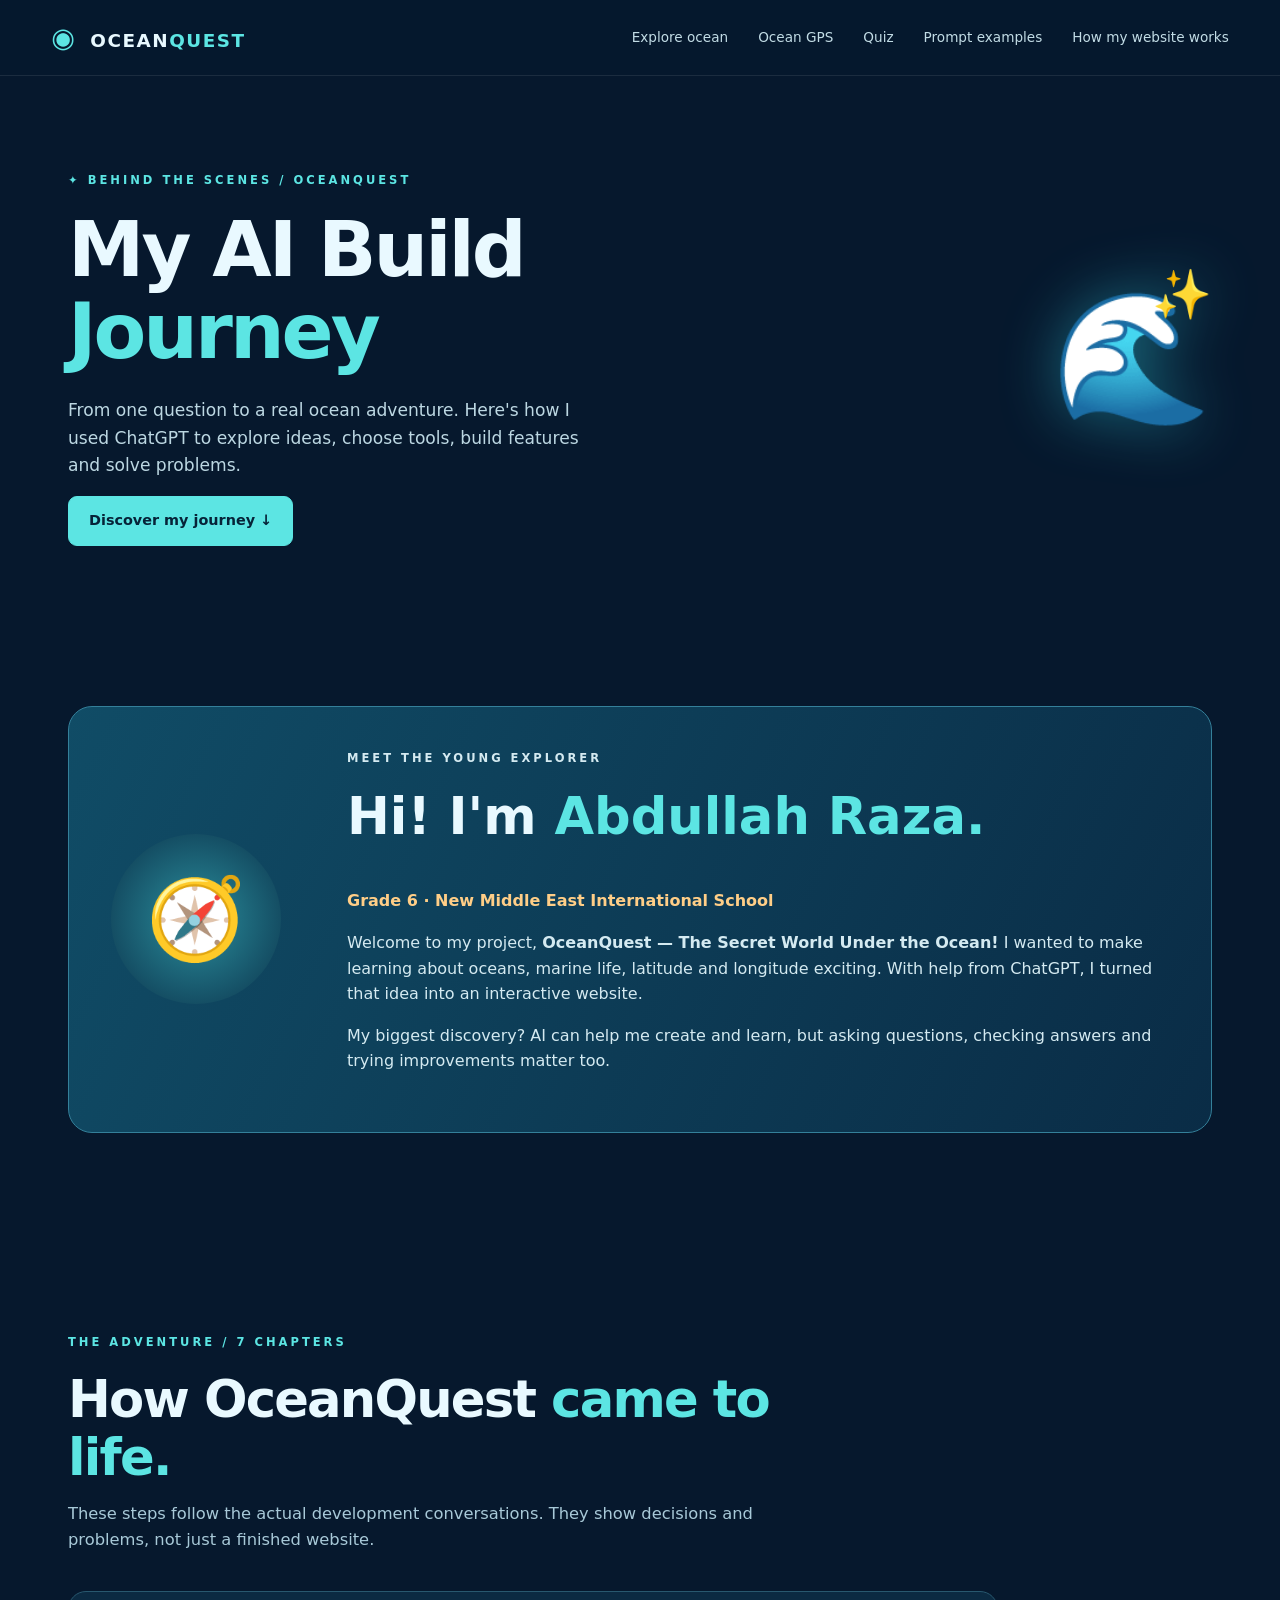
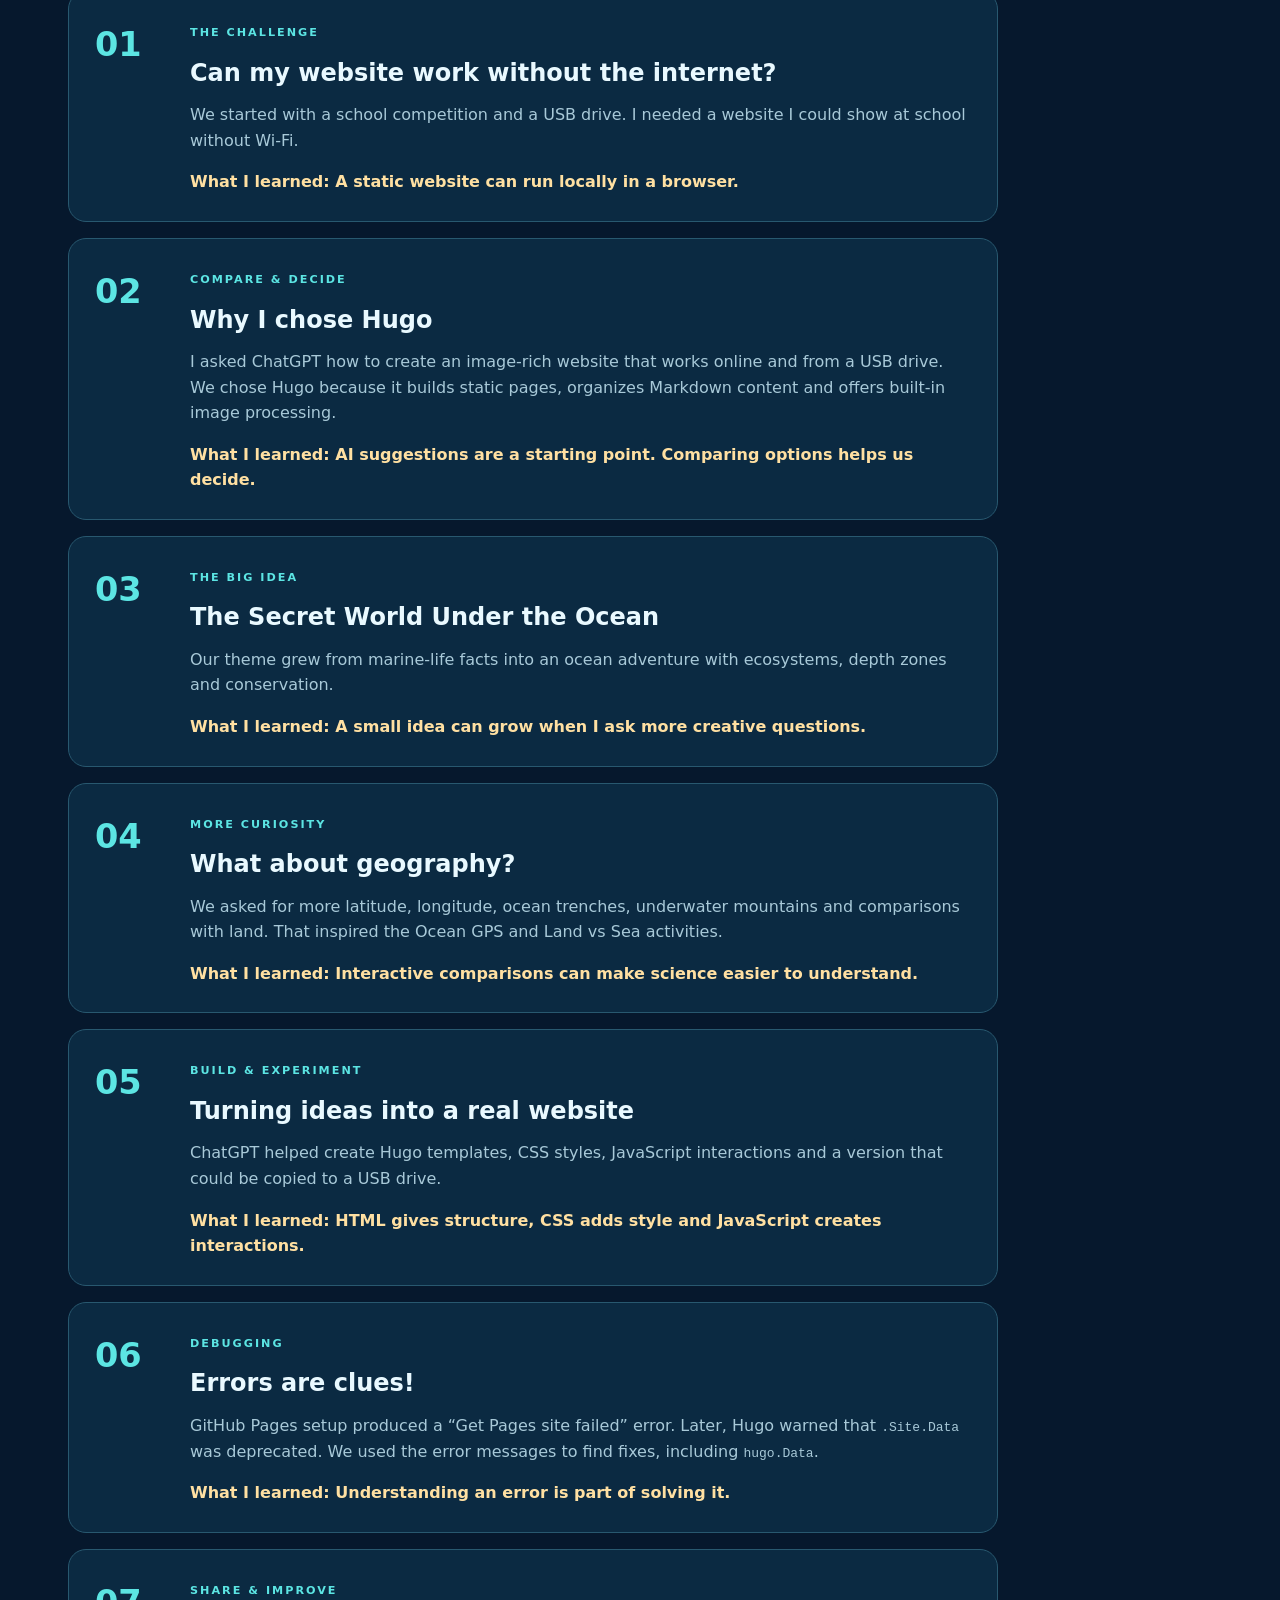
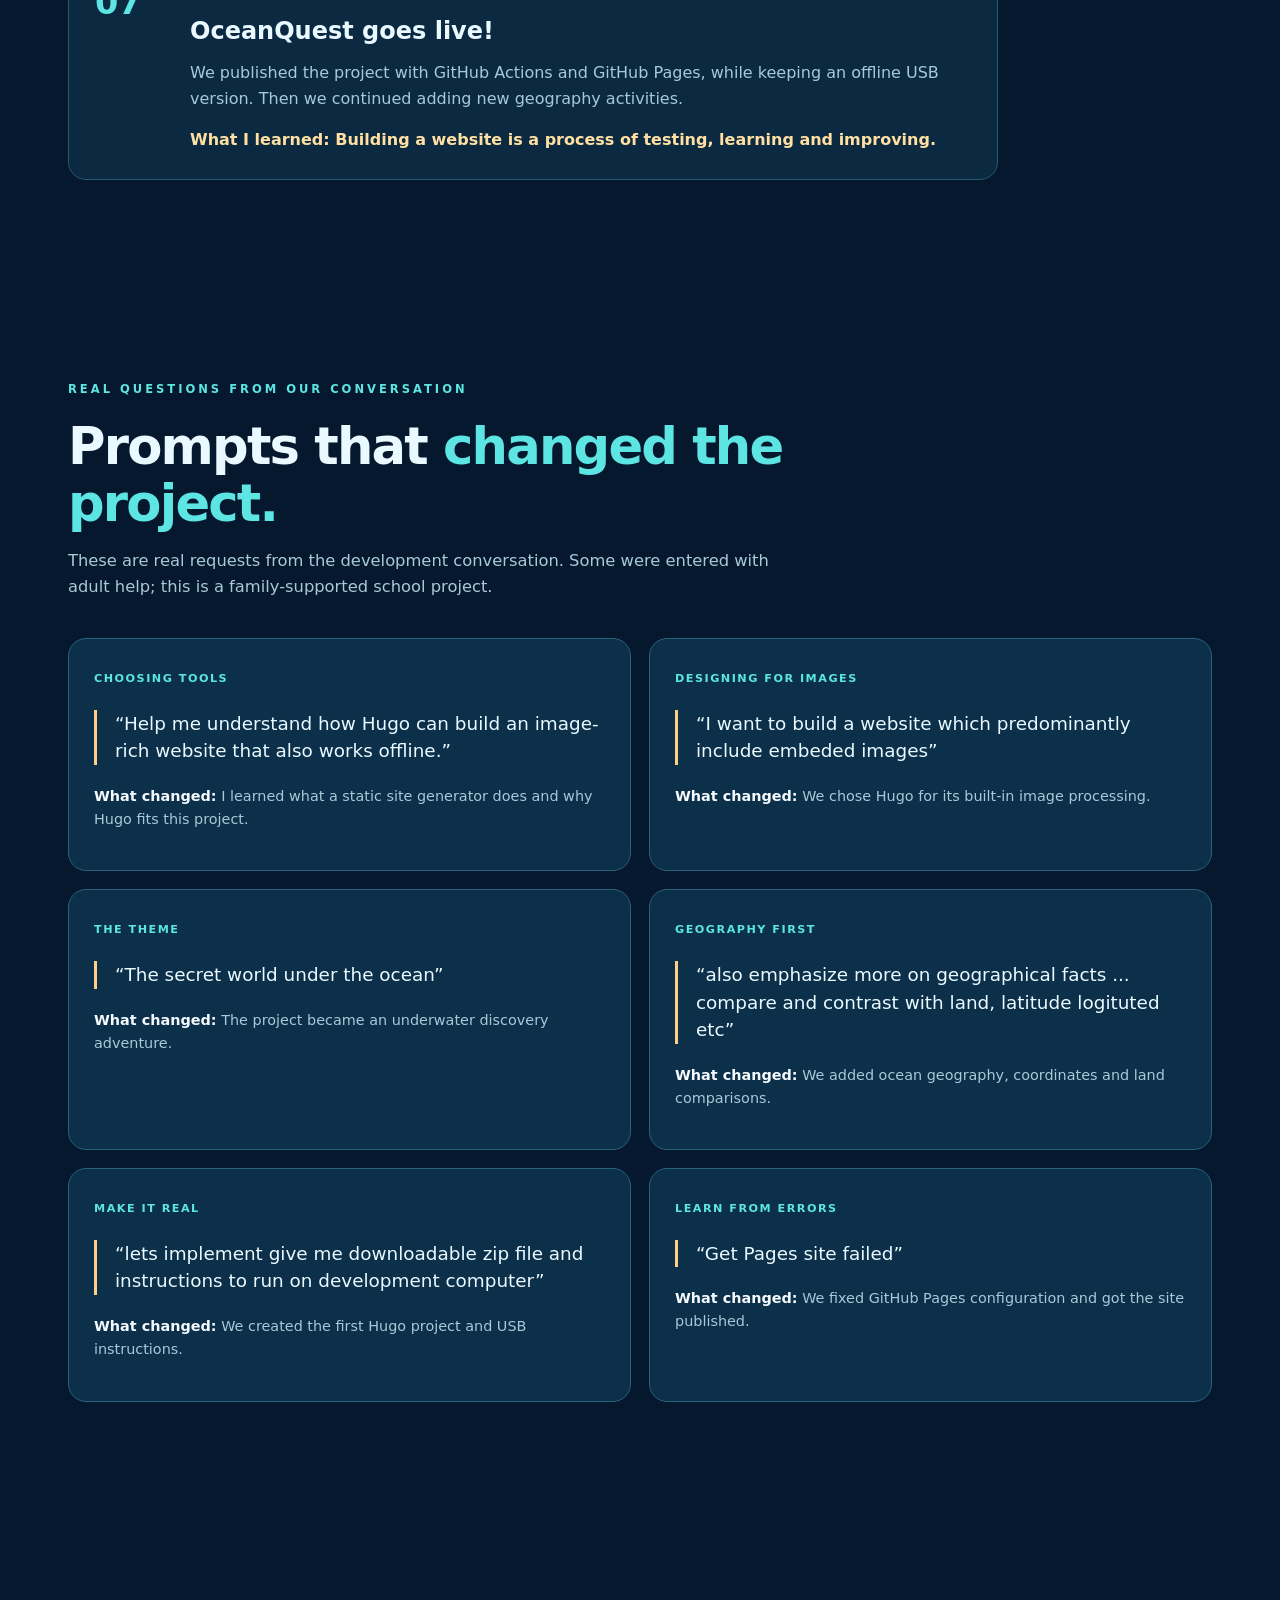
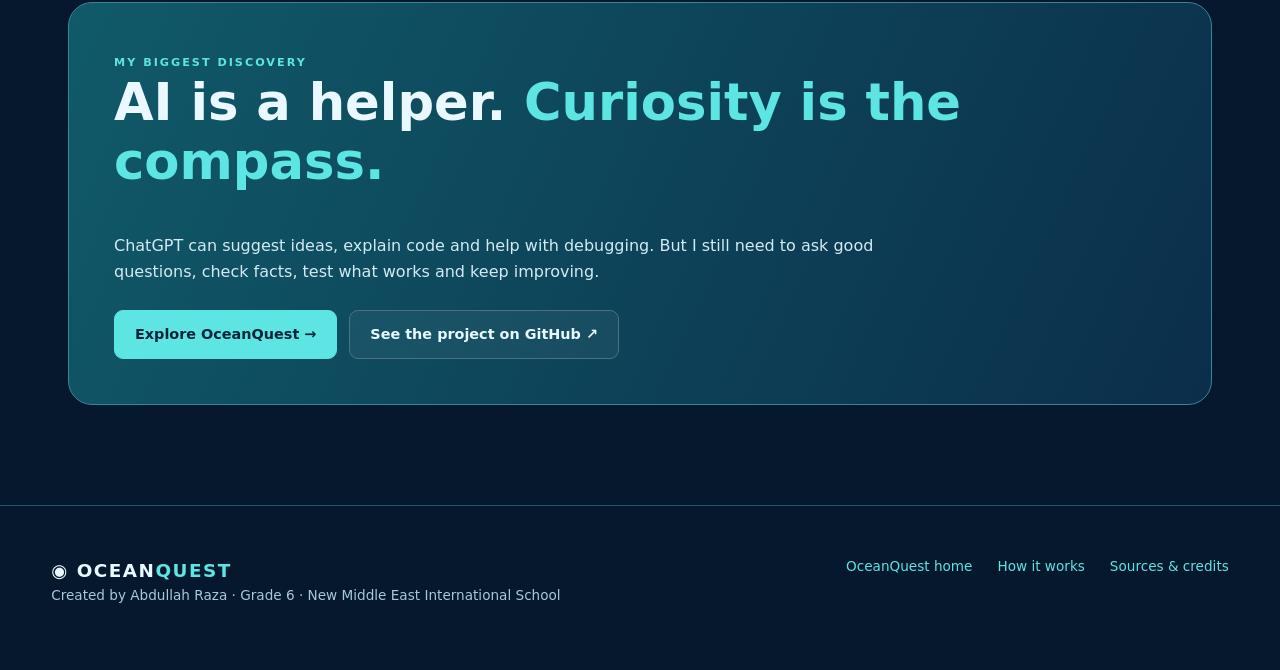
<file: static/ai-journey.html>
<!doctype html>
<html lang="en"><head><meta charset="utf-8"><meta name="viewport" content="width=device-width,initial-scale=1"><meta name="theme-color" content="#06182d"><meta name="description" content="Abdullah Raza's AI-assisted journey creating OceanQuest"><title>My AI Build Journey | OceanQuest</title><link rel="stylesheet" href="css/style.css"></head>
<body><a class="skip" href="#main">Skip to content</a><header class="topbar"><a class="brand" href="index.html#home"><span class="brand-icon">◉</span> OCEAN<span>QUEST</span></a><nav aria-label="Main navigation"><a href="index.html#explore">Explore ocean</a><a href="index.html#map">Ocean GPS</a><a href="index.html#challenge">Quiz</a><a href="#real-prompts">Prompt examples</a><a href="technology.html">How my website works</a></nav></header>
<main id="main"><section class="journey-hero"><div class="journey-hero-inner"><p class="eyebrow">✦ BEHIND THE SCENES / OCEANQUEST</p><h1>My AI Build <em>Journey</em></h1><p class="lead">From one question to a real ocean adventure. Here's how I used ChatGPT to explore ideas, choose tools, build features and solve problems.</p><a class="btn primary" href="#timeline">Discover my journey ↓</a></div><div class="journey-orb" aria-hidden="true">🌊<span>✨</span></div></section>
<section class="section" id="explorer"><div class="explorer-card"><div class="explorer-avatar" aria-hidden="true">🧭</div><div><p class="eyebrow">MEET THE YOUNG EXPLORER</p><h2>Hi! I'm <em>Abdullah Raza.</em></h2><p class="explorer-meta">Grade 6 · New Middle East International School</p><p>Welcome to my project, <strong>OceanQuest — The Secret World Under the Ocean!</strong> I wanted to make learning about oceans, marine life, latitude and longitude exciting. With help from ChatGPT, I turned that idea into an interactive website.</p><p>My biggest discovery? AI can help me create and learn, but asking questions, checking answers and trying improvements matter too.</p></div></div></section>
<section class="section" id="timeline"><div class="section-head"><p class="eyebrow">THE ADVENTURE / 7 CHAPTERS</p><h2>How OceanQuest <em>came to life.</em></h2><p>These steps follow the actual development conversations. They show decisions and problems, not just a finished website.</p></div><div class="journey-timeline">
<article class="journey-chapter"><span class="chapter-num">01</span><div><span class="mini-title">THE CHALLENGE</span><h3>Can my website work without the internet?</h3><p>We started with a school competition and a USB drive. I needed a website I could show at school without Wi-Fi.</p><p class="chapter-lesson">What I learned: A static website can run locally in a browser.</p></div></article>
<article class="journey-chapter"><span class="chapter-num">02</span><div><span class="mini-title">COMPARE &amp; DECIDE</span><h3>Why I chose Hugo</h3><p>I asked ChatGPT how to create an image-rich website that works online and from a USB drive. We chose Hugo because it builds static pages, organizes Markdown content and offers built-in image processing.</p><p class="chapter-lesson">What I learned: AI suggestions are a starting point. Comparing options helps us decide.</p></div></article>
<article class="journey-chapter"><span class="chapter-num">03</span><div><span class="mini-title">THE BIG IDEA</span><h3>The Secret World Under the Ocean</h3><p>Our theme grew from marine-life facts into an ocean adventure with ecosystems, depth zones and conservation.</p><p class="chapter-lesson">What I learned: A small idea can grow when I ask more creative questions.</p></div></article>
<article class="journey-chapter"><span class="chapter-num">04</span><div><span class="mini-title">MORE CURIOSITY</span><h3>What about geography?</h3><p>We asked for more latitude, longitude, ocean trenches, underwater mountains and comparisons with land. That inspired the Ocean GPS and Land vs Sea activities.</p><p class="chapter-lesson">What I learned: Interactive comparisons can make science easier to understand.</p></div></article>
<article class="journey-chapter"><span class="chapter-num">05</span><div><span class="mini-title">BUILD &amp; EXPERIMENT</span><h3>Turning ideas into a real website</h3><p>ChatGPT helped create Hugo templates, CSS styles, JavaScript interactions and a version that could be copied to a USB drive.</p><p class="chapter-lesson">What I learned: HTML gives structure, CSS adds style and JavaScript creates interactions.</p></div></article>
<article class="journey-chapter"><span class="chapter-num">06</span><div><span class="mini-title">DEBUGGING</span><h3>Errors are clues!</h3><p>GitHub Pages setup produced a “Get Pages site failed” error. Later, Hugo warned that <code>.Site.Data</code> was deprecated. We used the error messages to find fixes, including <code>hugo.Data</code>.</p><p class="chapter-lesson">What I learned: Understanding an error is part of solving it.</p></div></article>
<article class="journey-chapter"><span class="chapter-num">07</span><div><span class="mini-title">SHARE &amp; IMPROVE</span><h3>OceanQuest goes live!</h3><p>We published the project with GitHub Actions and GitHub Pages, while keeping an offline USB version. Then we continued adding new geography activities.</p><p class="chapter-lesson">What I learned: Building a website is a process of testing, learning and improving.</p></div></article>
</div></section>
<section class="section" id="real-prompts"><div class="section-head"><p class="eyebrow">REAL QUESTIONS FROM OUR CONVERSATION</p><h2>Prompts that <em>changed the project.</em></h2><p>These are real requests from the development conversation. Some were entered with adult help; this is a family-supported school project.</p></div><div class="prompt-grid">
<article class="prompt-card"><span>CHOOSING TOOLS</span><blockquote>“Help me understand how Hugo can build an image-rich website that also works offline.”</blockquote><p><strong>What changed:</strong> I learned what a static site generator does and why Hugo fits this project.</p></article>
<article class="prompt-card"><span>DESIGNING FOR IMAGES</span><blockquote>“I want to build a website which predominantly include embeded images”</blockquote><p><strong>What changed:</strong> We chose Hugo for its built-in image processing.</p></article>
<article class="prompt-card"><span>THE THEME</span><blockquote>“The secret world under the ocean”</blockquote><p><strong>What changed:</strong> The project became an underwater discovery adventure.</p></article>
<article class="prompt-card"><span>GEOGRAPHY FIRST</span><blockquote>“also emphasize more on geographical facts ... compare and contrast with land, latitude logituted etc”</blockquote><p><strong>What changed:</strong> We added ocean geography, coordinates and land comparisons.</p></article>
<article class="prompt-card"><span>MAKE IT REAL</span><blockquote>“lets implement give me downloadable zip file and instructions to run on development computer”</blockquote><p><strong>What changed:</strong> We created the first Hugo project and USB instructions.</p></article>
<article class="prompt-card"><span>LEARN FROM ERRORS</span><blockquote>“Get Pages site failed”</blockquote><p><strong>What changed:</strong> We fixed GitHub Pages configuration and got the site published.</p></article>
</div></section>
<section class="section"><div class="journey-takeaway"><span class="mini-title">MY BIGGEST DISCOVERY</span><h2>AI is a helper. <em>Curiosity is the compass.</em></h2><p>ChatGPT can suggest ideas, explain code and help with debugging. But I still need to ask good questions, check facts, test what works and keep improving.</p><div class="journey-actions"><a class="btn primary" href="index.html#explore">Explore OceanQuest →</a><a class="btn ghost" href="https://github.com/raza-abdullah/ocean-explorer" target="_blank" rel="noopener noreferrer">See the project on GitHub ↗</a></div></div></section>
</main><footer><div><a class="brand" href="index.html">◉ OCEAN<span>QUEST</span></a><p>Created by Abdullah Raza · Grade 6 · New Middle East International School</p></div><div class="footer-links"><a href="index.html">OceanQuest home</a><a href="technology.html">How it works</a><a href="sources.html">Sources &amp; credits</a></div></footer></body></html>
</file>
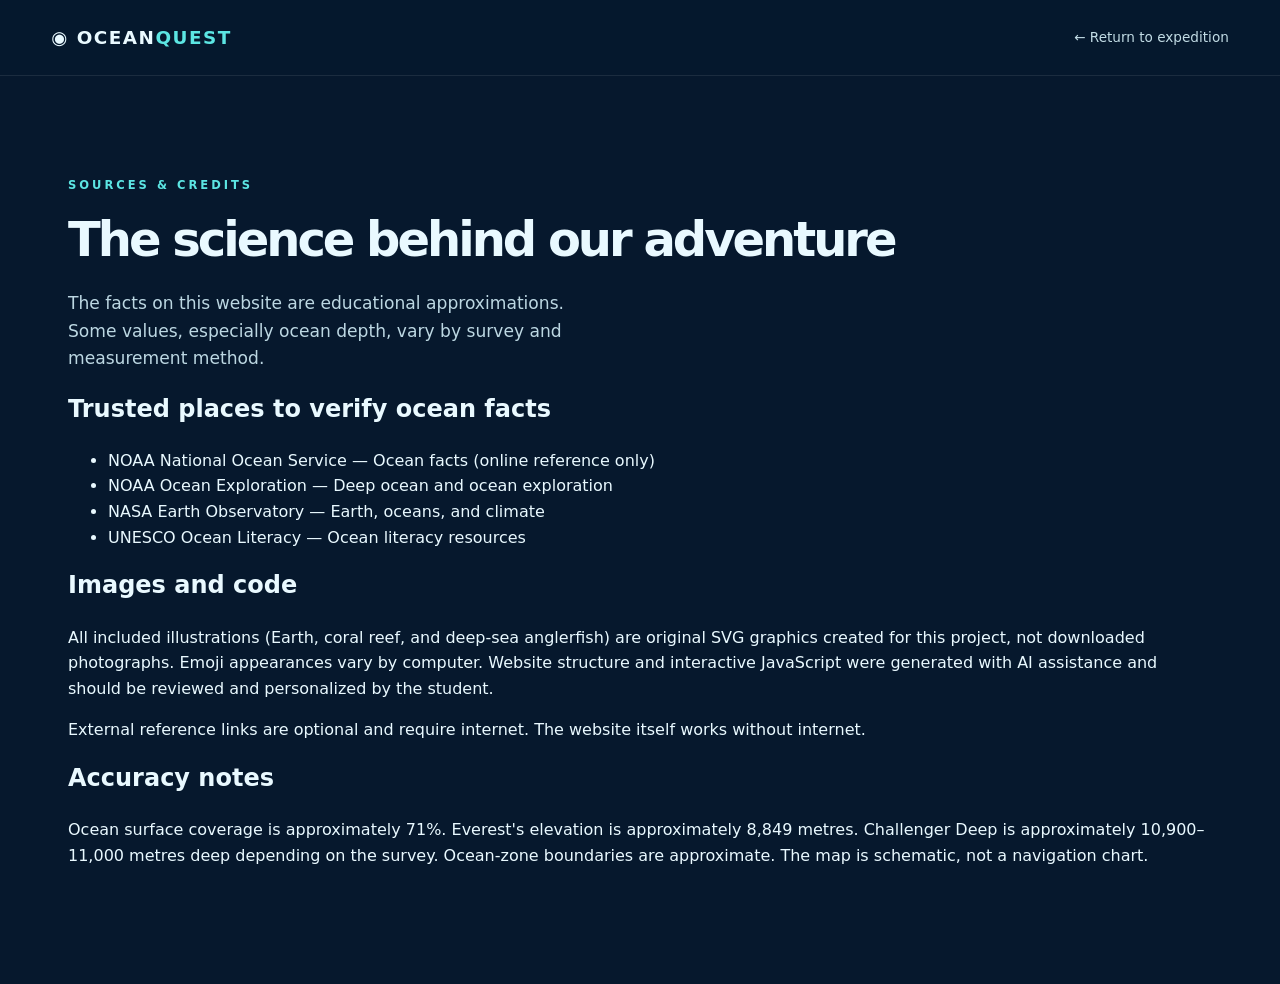
<file: static/sources.html>
<!doctype html><html lang="en"><head><meta charset="utf-8"><meta name="viewport" content="width=device-width,initial-scale=1"><title>Sources & Credits — OceanQuest</title><link rel="stylesheet" href="css/style.css"></head><body><header class="topbar"><a class="brand" href="index.html">◉ OCEAN<span>QUEST</span></a><nav><a href="index.html">← Return to expedition</a></nav></header><main class="section"><p class="eyebrow">SOURCES & CREDITS</p><h1 style="font-size:3rem">The science behind our adventure</h1><p class="lead">The facts on this website are educational approximations. Some values, especially ocean depth, vary by survey and measurement method.</p><h2>Trusted places to verify ocean facts</h2><ul><li>NOAA National Ocean Service — <a href="https://oceanservice.noaa.gov/facts/" target="_blank" rel="noopener">Ocean facts</a> (online reference only)</li><li>NOAA Ocean Exploration — <a href="https://oceanexplorer.noaa.gov/" target="_blank" rel="noopener">Deep ocean and ocean exploration</a></li><li>NASA Earth Observatory — <a href="https://earthobservatory.nasa.gov/" target="_blank" rel="noopener">Earth, oceans, and climate</a></li><li>UNESCO Ocean Literacy — <a href="https://oceanliteracy.unesco.org/" target="_blank" rel="noopener">Ocean literacy resources</a></li></ul><h2>Images and code</h2><p>All included illustrations (Earth, coral reef, and deep-sea anglerfish) are original SVG graphics created for this project, not downloaded photographs. Emoji appearances vary by computer. Website structure and interactive JavaScript were generated with AI assistance and should be reviewed and personalized by the student.</p><p>External reference links are optional and require internet. The website itself works without internet.</p><h2>Accuracy notes</h2><p>Ocean surface coverage is approximately 71%. Everest's elevation is approximately 8,849 metres. Challenger Deep is approximately 10,900–11,000 metres deep depending on the survey. Ocean-zone boundaries are approximate. The map is schematic, not a navigation chart.</p></main></body></html>
</file>
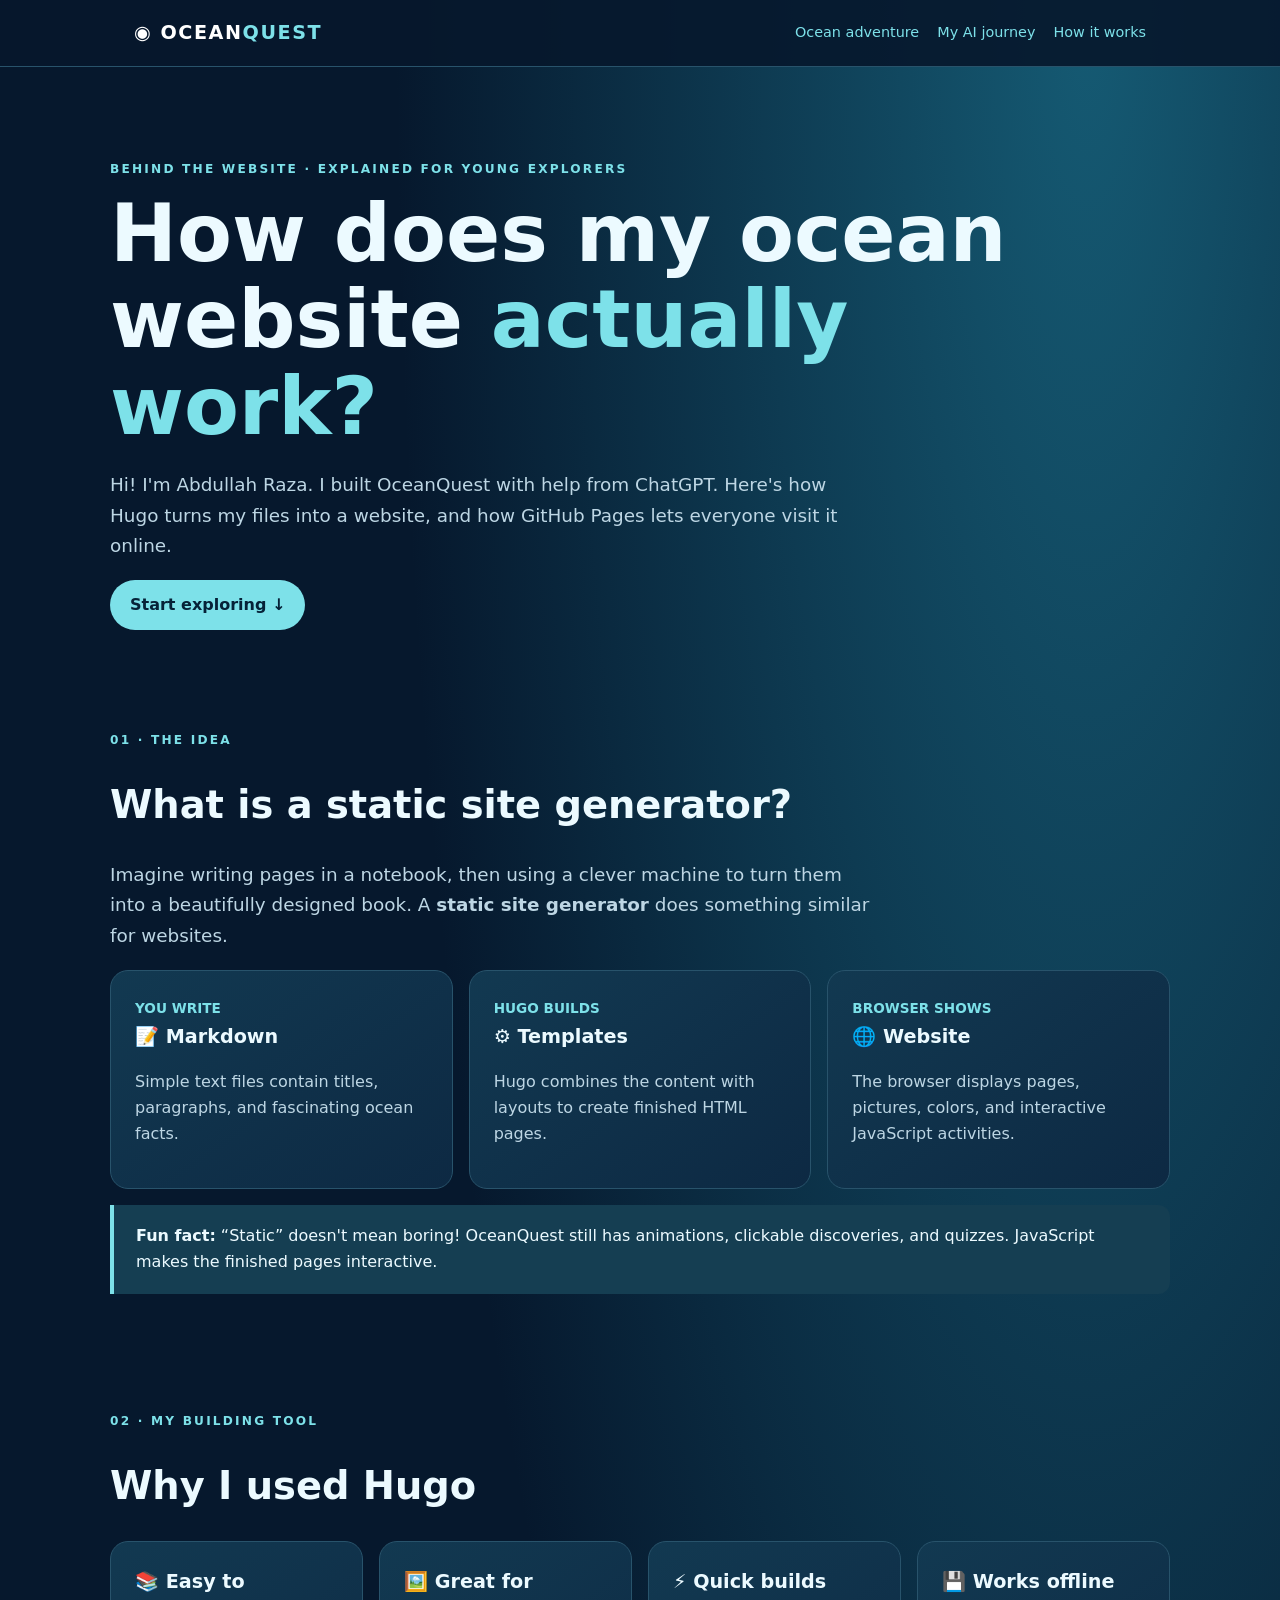
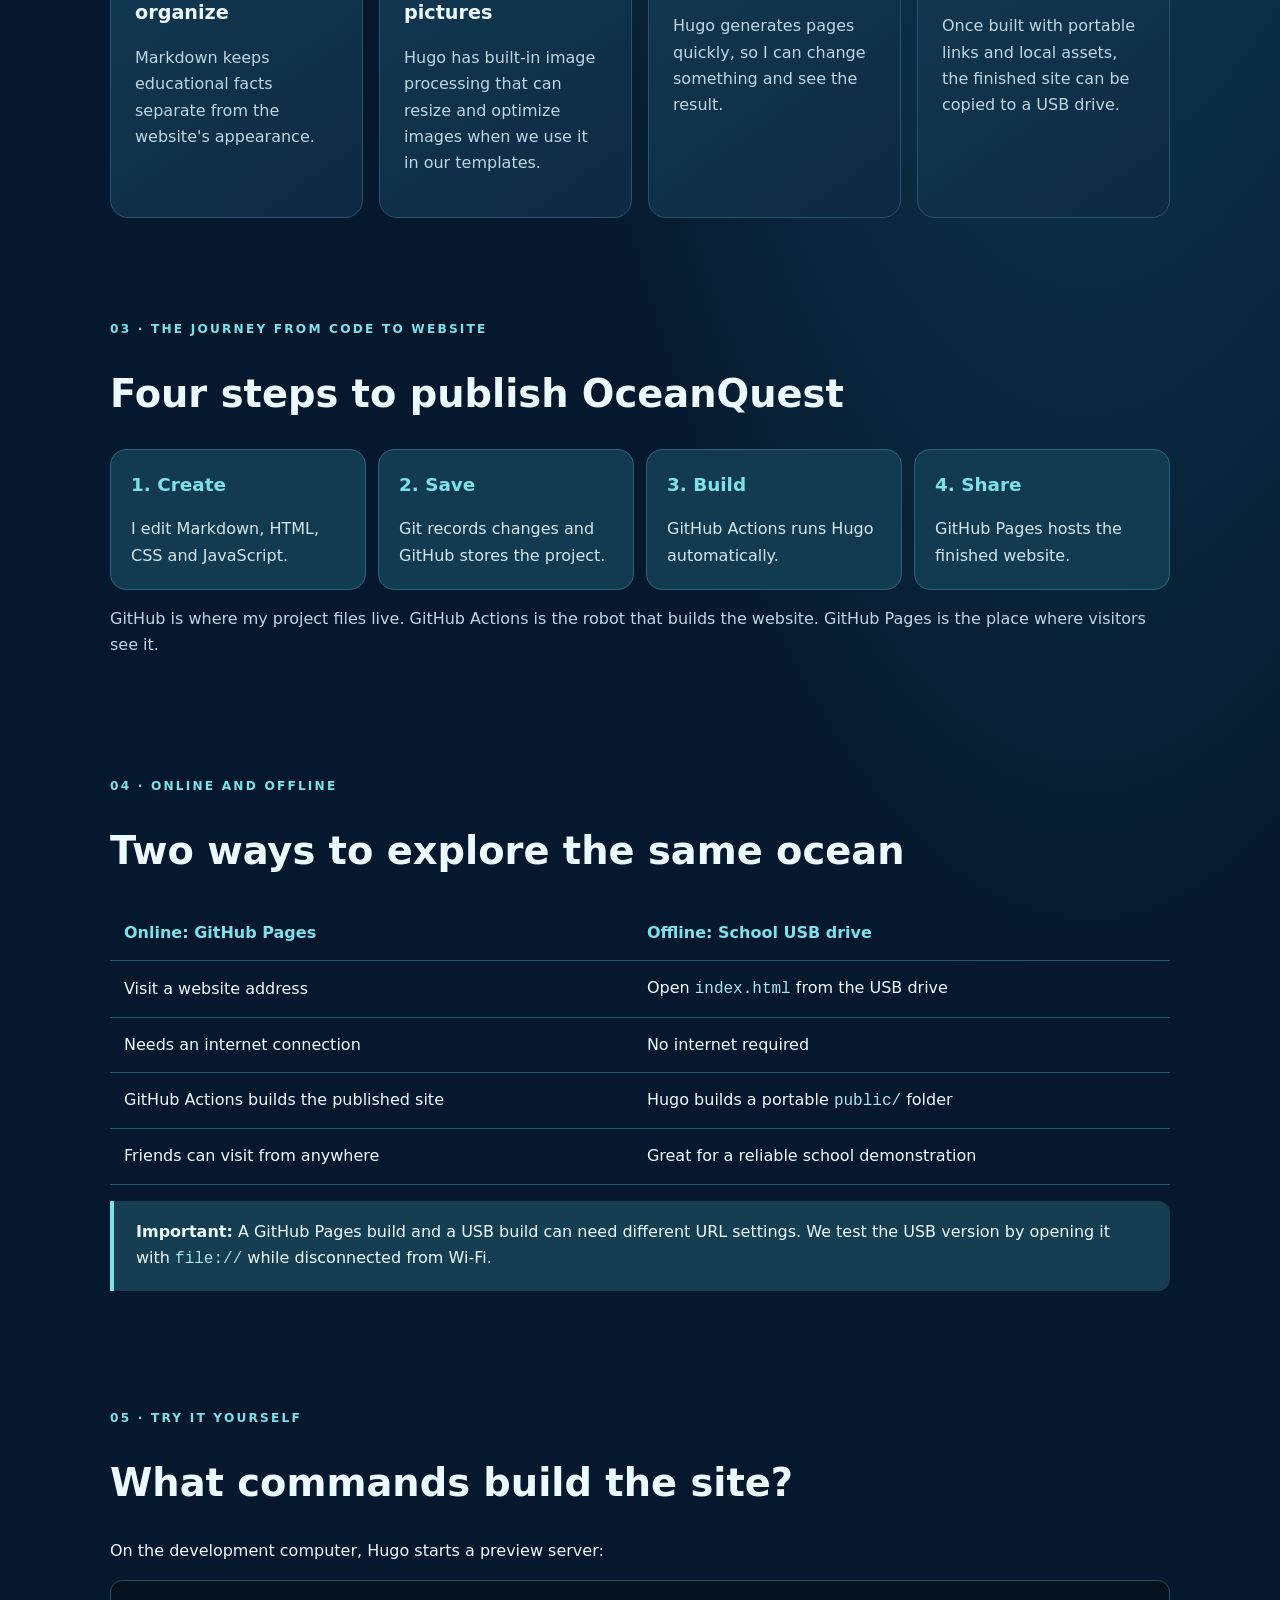
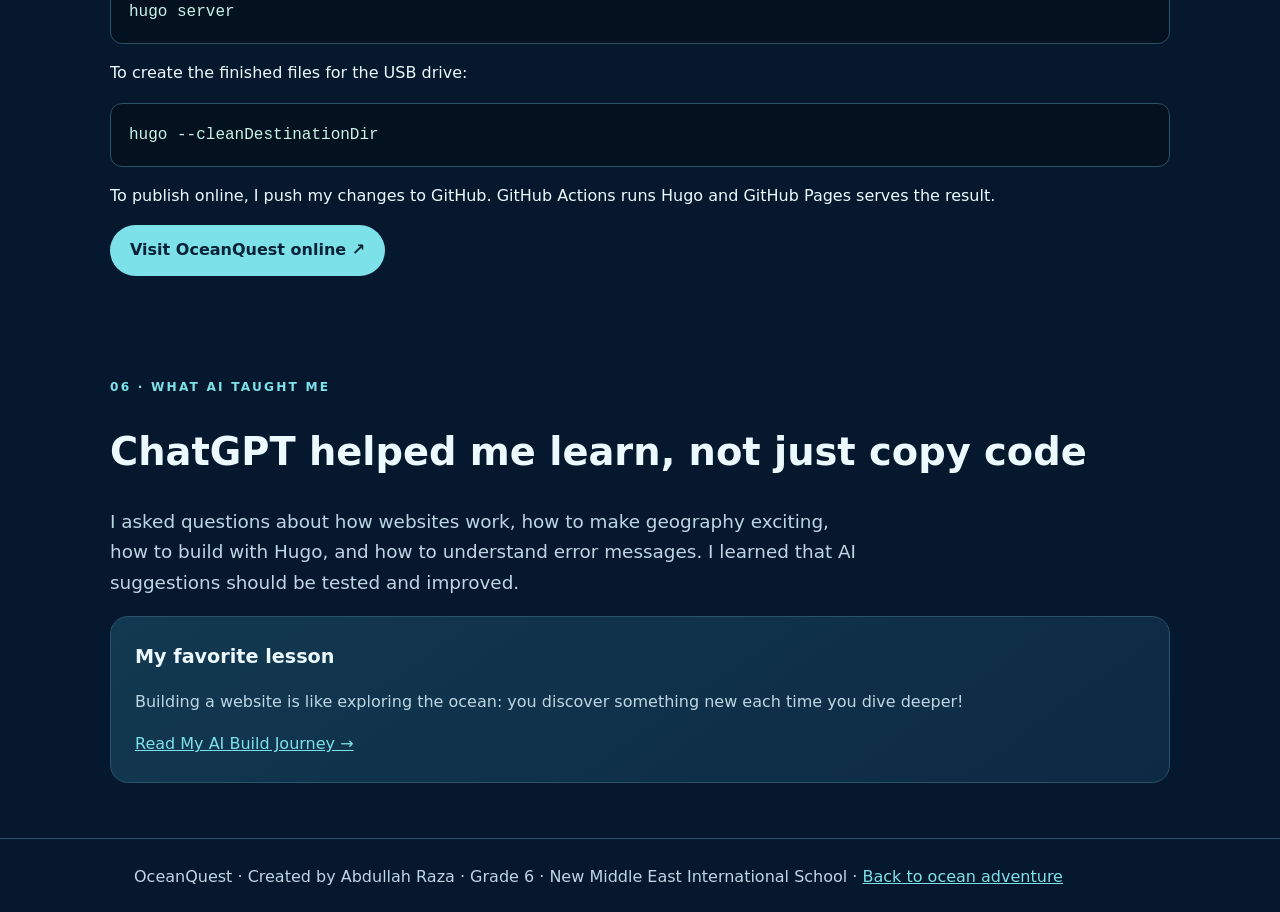
<file: static/technology.html>
<!doctype html>
<html lang="en">
<head>
<meta charset="utf-8"><meta name="viewport" content="width=device-width, initial-scale=1">
<meta name="description" content="How OceanQuest uses Hugo, a static site generator, GitHub Actions, and GitHub Pages to create a website that also works offline.">
<title>How My Website Works | OceanQuest</title>
<style>
:root{color-scheme:dark;--bg:#06182d;--panel:#102c46;--line:#28536b;--text:#ecfaff;--muted:#bdd6e4;--aqua:#7de1e9;--gold:#ffd581}*{box-sizing:border-box}html{scroll-behavior:smooth}body{margin:0;background:radial-gradient(ellipse at 85% 0,#155a73 0,transparent 45%),var(--bg);font:16px/1.65 system-ui,-apple-system,Segoe UI,sans-serif;color:var(--text)}a{color:var(--aqua)}a:focus-visible,button:focus-visible{outline:3px solid var(--gold);outline-offset:4px}.wrap{max-width:1060px;margin:auto;padding:0 24px}.top{border-bottom:1px solid var(--line);background:#06182de8}.top .wrap{display:flex;align-items:center;justify-content:space-between;gap:18px;padding-top:17px;padding-bottom:17px;flex-wrap:wrap}.brand{font-size:1.2rem;font-weight:900;letter-spacing:.08em;text-decoration:none;color:white}.brand span{color:var(--aqua)}nav{display:flex;gap:18px;flex-wrap:wrap}nav a{text-decoration:none;font-size:.9rem}.hero{padding:80px 0 54px}.eyebrow{color:var(--aqua);text-transform:uppercase;letter-spacing:.18em;font-weight:800;font-size:.76rem}h1{font-size:clamp(2.6rem,7vw,5rem);line-height:1.08;margin:12px 0 20px;max-width:900px}h2{font-size:clamp(1.7rem,4vw,2.4rem);line-height:1.2}h3{font-size:1.2rem;margin:0 0 10px}.lead{font-size:1.15rem;color:var(--muted);max-width:760px}.section{padding:34px 0 55px}.grid{display:grid;grid-template-columns:repeat(auto-fit,minmax(240px,1fr));gap:16px}.card{background:linear-gradient(145deg,#123951,#0d2943);border:1px solid var(--line);border-radius:18px;padding:24px}.card p,.muted{color:var(--muted)}.num{font-size:.85rem;color:var(--aqua);font-weight:800}.pipeline{display:grid;grid-template-columns:repeat(4,minmax(0,1fr));gap:12px}.step{border-radius:16px;background:#123b52;border:1px solid #28667a;padding:20px;min-width:0}.step strong{display:block;color:var(--aqua);font-size:1.15rem}.step p{margin-bottom:0;color:#d2e6ed}.code{background:#04121f;border:1px solid #2a5267;border-radius:12px;padding:18px;overflow:auto;color:#c9f3e8;white-space:pre-wrap;overflow-wrap:anywhere}code{color:#a9e6eb}.highlight{background:#153e52;border-left:4px solid var(--aqua);padding:18px 22px;border-radius:0 12px 12px 0}.button{display:inline-block;background:var(--aqua);color:#062238;padding:12px 20px;border-radius:999px;font-weight:800;text-decoration:none}.table-wrap{overflow-x:auto}table{border-collapse:collapse;width:100%;min-width:500px}th,td{padding:14px;text-align:left;border-bottom:1px solid var(--line)}th{color:var(--aqua)}footer{border-top:1px solid var(--line);padding:25px 0;color:var(--muted)}@media(max-width:700px){.pipeline{grid-template-columns:1fr 1fr}.hero{padding-top:48px}}@media(max-width:420px){.pipeline{grid-template-columns:1fr}}@media(prefers-reduced-motion:reduce){html{scroll-behavior:auto}}
</style>
</head>
<body>
<header class="top"><div class="wrap"><a class="brand" href="index.html">◉ OCEAN<span>QUEST</span></a><nav aria-label="Navigation"><a href="index.html">Ocean adventure</a><a href="ai-journey.html">My AI journey</a><a aria-current="page" href="technology.html">How it works</a></nav></div></header>
<main>
<section class="hero wrap"><p class="eyebrow">Behind the website · Explained for young explorers</p><h1>How does my ocean website <span style="color:var(--aqua)">actually work?</span></h1><p class="lead">Hi! I'm Abdullah Raza. I built OceanQuest with help from ChatGPT. Here's how Hugo turns my files into a website, and how GitHub Pages lets everyone visit it online.</p><a class="button" href="#generator">Start exploring ↓</a></section>
<section class="section wrap" id="generator"><p class="eyebrow">01 · The idea</p><h2>What is a static site generator?</h2><p class="lead">Imagine writing pages in a notebook, then using a clever machine to turn them into a beautifully designed book. A <strong>static site generator</strong> does something similar for websites.</p><div class="grid"><div class="card"><span class="num">YOU WRITE</span><h3>📝 Markdown</h3><p>Simple text files contain titles, paragraphs, and fascinating ocean facts.</p></div><div class="card"><span class="num">HUGO BUILDS</span><h3>⚙️ Templates</h3><p>Hugo combines the content with layouts to create finished HTML pages.</p></div><div class="card"><span class="num">BROWSER SHOWS</span><h3>🌐 Website</h3><p>The browser displays pages, pictures, colors, and interactive JavaScript activities.</p></div></div><p class="highlight"><strong>Fun fact:</strong> “Static” doesn't mean boring! OceanQuest still has animations, clickable discoveries, and quizzes. JavaScript makes the finished pages interactive.</p></section>
<section class="section wrap"><p class="eyebrow">02 · My building tool</p><h2>Why I used Hugo</h2><div class="grid"><div class="card"><h3>📚 Easy to organize</h3><p>Markdown keeps educational facts separate from the website's appearance.</p></div><div class="card"><h3>🖼️ Great for pictures</h3><p>Hugo has built-in image processing that can resize and optimize images when we use it in our templates.</p></div><div class="card"><h3>⚡ Quick builds</h3><p>Hugo generates pages quickly, so I can change something and see the result.</p></div><div class="card"><h3>💾 Works offline</h3><p>Once built with portable links and local assets, the finished site can be copied to a USB drive.</p></div></div></section>
<section class="section wrap"><p class="eyebrow">03 · The journey from code to website</p><h2>Four steps to publish OceanQuest</h2><div class="pipeline"><div class="step"><strong>1. Create</strong><p>I edit Markdown, HTML, CSS and JavaScript.</p></div><div class="step"><strong>2. Save</strong><p>Git records changes and GitHub stores the project.</p></div><div class="step"><strong>3. Build</strong><p>GitHub Actions runs Hugo automatically.</p></div><div class="step"><strong>4. Share</strong><p>GitHub Pages hosts the finished website.</p></div></div><p class="muted">GitHub is where my project files live. GitHub Actions is the robot that builds the website. GitHub Pages is the place where visitors see it.</p></section>
<section class="section wrap"><p class="eyebrow">04 · Online and offline</p><h2>Two ways to explore the same ocean</h2><div class="table-wrap"><table><thead><tr><th>Online: GitHub Pages</th><th>Offline: School USB drive</th></tr></thead><tbody><tr><td>Visit a website address</td><td>Open <code>index.html</code> from the USB drive</td></tr><tr><td>Needs an internet connection</td><td>No internet required</td></tr><tr><td>GitHub Actions builds the published site</td><td>Hugo builds a portable <code>public/</code> folder</td></tr><tr><td>Friends can visit from anywhere</td><td>Great for a reliable school demonstration</td></tr></tbody></table></div><p class="highlight"><strong>Important:</strong> A GitHub Pages build and a USB build can need different URL settings. We test the USB version by opening it with <code>file://</code> while disconnected from Wi-Fi.</p></section>
<section class="section wrap"><p class="eyebrow">05 · Try it yourself</p><h2>What commands build the site?</h2><p>On the development computer, Hugo starts a preview server:</p><pre class="code">hugo server</pre><p>To create the finished files for the USB drive:</p><pre class="code">hugo --cleanDestinationDir</pre><p>To publish online, I push my changes to GitHub. GitHub Actions runs Hugo and GitHub Pages serves the result.</p><a class="button" href="https://raza-abdullah.github.io/ocean-explorer/">Visit OceanQuest online ↗</a></section>
<section class="section wrap"><p class="eyebrow">06 · What AI taught me</p><h2>ChatGPT helped me learn, not just copy code</h2><p class="lead">I asked questions about how websites work, how to make geography exciting, how to build with Hugo, and how to understand error messages. I learned that AI suggestions should be tested and improved.</p><div class="card"><h3>My favorite lesson</h3><p>Building a website is like exploring the ocean: you discover something new each time you dive deeper!</p><a href="ai-journey.html">Read My AI Build Journey →</a></div></section>
</main><footer><div class="wrap">OceanQuest · Created by Abdullah Raza · Grade 6 · New Middle East International School · <a href="index.html">Back to ocean adventure</a></div></footer>
</body></html>
</file>
<file: static/css/style.css>
:root{--bg:#06182d;--panel:#0b2a42;--panel2:#0d3850;--text:#e9f9ff;--muted:#a8c9d8;--aqua:#5ce5e3;--gold:#ffce87;--border:#27536a}*{box-sizing:border-box}html{scroll-behavior:smooth}body{margin:0;background:var(--bg);color:var(--text);font-family:Inter,ui-sans-serif,system-ui,-apple-system,Segoe UI,sans-serif;line-height:1.6}button,select{font:inherit}button{cursor:pointer}a{color:inherit;text-decoration:none}a:focus-visible,button:focus-visible,input:focus-visible,select:focus-visible{outline:3px solid var(--gold);outline-offset:4px}.skip{position:absolute;top:-100px;left:20px;background:#fff;color:#000;padding:10px;z-index:100}.skip:focus{top:10px}.topbar{height:76px;display:flex;align-items:center;justify-content:space-between;padding:0 max(4vw,24px);border-bottom:1px solid #ffffff16;position:relative;z-index:5;background:#06182dee}.brand{font-weight:900;letter-spacing:1.5px;font-size:1.15rem;white-space:nowrap}.brand span:last-child{color:var(--aqua)}.brand-icon{color:var(--aqua);font-size:1.7rem;margin-right:6px}.topbar nav{display:flex;gap:30px}.topbar nav a,.sound{color:#c2dce5;font-size:.85rem}.topbar nav a:hover{color:var(--aqua)}.sound{background:#153a4e;border:1px solid #386075;border-radius:30px;padding:9px 15px}.hero{min-height:680px;position:relative;overflow:hidden;background:radial-gradient(ellipse at 80% 40%,#0d4d70 0%,#08263e 40%,#06182d 78%)}.hero:before{content:"";position:absolute;inset:0;background-image:radial-gradient(#6be5ed77 1px,transparent 1px);background-size:75px 75px;opacity:.25}.hero-inner{max-width:1200px;margin:auto;padding:90px 28px 120px;display:grid;grid-template-columns:1.15fr 1fr;align-items:center;gap:20px;position:relative}.eyebrow{font-size:.72rem;letter-spacing:3px;font-weight:800;color:var(--aqua);text-transform:uppercase;margin:0 0 20px}h1,h2,h3,p{margin-top:0}h1{font-size:clamp(3.3rem,6vw,6rem);line-height:1.06;letter-spacing:-3px;margin-bottom:25px}h1 em,h2 em{font-style:normal;color:var(--aqua)}.lead{max-width:530px;color:#bcd7e2;font-size:1.07rem}.actions{display:flex;gap:13px;flex-wrap:wrap;margin-top:30px}.btn{display:inline-flex;justify-content:center;align-items:center;padding:12px 20px;border-radius:9px;font-weight:750;border:1px solid #4c7180;transition:transform .2s,background .2s;font-size:.9rem}.btn:hover{transform:translateY(-2px)}.primary{background:var(--aqua);border-color:var(--aqua);color:#062338}.ghost{background:#ffffff0c;color:#e8faff}.hero-stats{display:flex;gap:35px;margin-top:58px}.hero-stats strong{display:block;color:#fff;font-size:1.55rem}.hero-stats small{display:block;color:#a3c7d3;font-size:.72rem;max-width:115px}.planet-wrap{position:relative}.planet{width:100%;filter:drop-shadow(0 0 30px #1bcde044);animation:float 8s ease-in-out infinite}.orbit-label{position:absolute;right:0;bottom:15%;background:#0e3e57d9;border:1px solid #31748c;border-radius:50px;padding:12px 16px;font-size:.65rem;letter-spacing:2px}.orbit-label span{color:var(--aqua)}.wave-line{height:20px;background:linear-gradient(90deg,transparent,#25bed17a,transparent);clip-path:polygon(0 60%,10% 20%,20% 60%,30% 30%,40% 70%,50% 30%,60% 60%,70% 20%,80% 70%,90% 30%,100% 60%,100% 100%,0 100%)}.section{max-width:1200px;margin:auto;padding:100px 28px}.section-head{max-width:740px;margin-bottom:38px}.section-head h2{font-size:clamp(2.25rem,4vw,3.7rem);line-height:1.12;letter-spacing:-1.8px;margin-bottom:15px}.section-head>p:last-child{color:var(--muted);font-size:1.02rem}.feature-grid{display:grid;grid-template-columns:1fr 1fr;gap:22px}.feature{position:relative;overflow:hidden;border:1px solid var(--border);border-radius:20px;min-height:320px;background:#092c46}.feature img{width:100%;height:340px;object-fit:cover;display:block}.feature-caption{position:absolute;inset:auto 0 0;padding:65px 28px 25px;background:linear-gradient(transparent,#06182dee)}.feature-caption span,.mini-title{font-size:.7rem;letter-spacing:2px;color:var(--aqua);font-weight:800}.feature-caption h3{font-size:1.6rem;margin:6px 0}.feature-caption p{color:#c6e2e9;font-size:.87rem;margin:0}.zone-app{display:grid;grid-template-columns:1.1fr 1fr;border:1px solid var(--border);border-radius:22px;overflow:hidden;background:#0b2a42}.zone-visual{min-height:430px;background:linear-gradient(#1c9fb6,#0c4d7c);position:relative;transition:background 500ms}.depth-meter{position:absolute;left:20px;top:25px;bottom:25px;display:flex;flex-direction:column;align-items:center;gap:12px;font-size:.58rem;letter-spacing:1px;color:#dbf7ff}.meter-track{height:100%;width:3px;background:#ffffff55;position:relative}.meter-track div{position:absolute;top:0;left:-6px;width:15px;height:15px;background:var(--gold);border-radius:50%;box-shadow:0 0 0 6px #ffe8aa44;transition:top .4s}.submarine{position:absolute;top:35%;left:44%;font-size:5rem;filter:drop-shadow(0 12px 25px #0007);animation:float 5s infinite}.zone-overlay{position:absolute;bottom:25px;left:75px}.zone-overlay span{font-size:.7rem;letter-spacing:2px}.zone-overlay h3{font-size:2rem;margin:7px 0}.zone-info{padding:42px;display:flex;flex-direction:column;justify-content:center}.zone-info h3{font-size:1.8rem;line-height:1.2;margin:14px 0}.zone-info p{color:var(--muted)}.pill-row{display:flex;flex-wrap:wrap;gap:8px;margin:20px 0}.pill{padding:7px 12px;border-radius:30px;background:#194b60;color:#d5f7fa;font-size:.76rem}.zone-controls{display:flex;gap:12px;margin-top:20px}.zone-controls button:disabled{opacity:.4;cursor:not-allowed}.zone-dots{display:flex;gap:10px;margin-top:28px}.zone-dots button{width:13px;height:13px;border:0;border-radius:50%;background:#456879;padding:0}.zone-dots button.active{background:var(--aqua)}.compare-card,.quiz-card{border:1px solid var(--border);background:#0b2a42;border-radius:20px;padding:38px}.compare-card label{display:block;color:var(--aqua);font-size:.8rem;font-weight:800;margin-bottom:10px}.compare-card select{background:#123e54;color:#fff;border:1px solid #407083;border-radius:8px;padding:12px;max-width:100%;width:400px}.compare-row{display:grid;gap:30px;margin:36px 0}.compare-label{display:flex;justify-content:space-between;gap:20px;margin-bottom:10px}.compare-label b{color:#fff}.bar-track{height:22px;border-radius:20px;background:#22485d;overflow:hidden}.bar{height:100%;border-radius:20px;transition:width .5s}.bar.sea{background:linear-gradient(90deg,#1b9cc1,#72f1ec)}.bar.land{background:linear-gradient(90deg,#c38c54,#ffca88)}.compare-note{color:#bad6df;margin:0}.map-layout{display:grid;grid-template-columns:1.4fr .8fr;gap:20px}.map-panel,.gps-card{background:#0b2a42;border:1px solid var(--border);border-radius:20px;overflow:hidden}.map-canvas svg{width:100%;height:auto;display:block}.map-note{display:block;padding:14px 20px;color:#a6c8d7}.gps-card{padding:26px}.coords{display:grid;grid-template-columns:1fr 1fr;gap:10px;margin:23px 0}.coords div{padding:15px;background:#123f54;border-radius:10px}.coords small{display:block;font-size:.67rem;color:#a9cad5}.coords strong{font-size:1.25rem;color:#fff}.gps-card>p{font-size:.82rem;color:var(--muted)}.full{width:100%;margin:8px 0}.reveal-box{padding:15px;border-left:3px solid var(--aqua);background:#123d53;margin:14px 0;font-size:.86rem}.gps-tip{margin-top:18px;color:#a9d1df;font-size:.8rem}.creature-grid{display:grid;grid-template-columns:repeat(3,1fr);gap:17px}.creature-card{text-align:left;display:flex;flex-direction:column;align-items:flex-start;background:linear-gradient(140deg,#114d65,#0a2b45);border:1px solid #2a6475;border-radius:17px;padding:25px;min-height:230px;color:#fff;transition:transform .2s,border-color .2s}.creature-card:hover{transform:translateY(-5px);border-color:var(--aqua)}.creature-emoji{font-size:4.2rem;margin-bottom:15px}.creature-zone{font-size:.7rem;color:#92d9e2}.creature-card strong{font-size:1.25rem}.card-prompt{font-size:.76rem;color:var(--aqua);margin-top:auto}.creature-detail{margin-top:20px;padding:20px 24px;background:#103e54;border-left:4px solid var(--aqua);border-radius:10px;color:#d6f5fa}.protect-card{background:linear-gradient(115deg,#0f6c78,#0a3a58);border:1px solid #2e8e96;border-radius:22px;padding:45px;display:grid;grid-template-columns:1.3fr .7fr;align-items:center}.protect-card h2{font-size:3rem;line-height:1.1}.protect-card p{color:#c3e7eb}.guardian-list{display:grid;gap:12px;margin-top:24px}.guardian-list label{display:flex;gap:10px;align-items:center;font-weight:600}.guardian-list input{accent-color:#65efc9;width:18px;height:18px}.guardian-progress{font-size:.85rem;margin-top:20px}.protect-art{text-align:center;font-size:9rem;position:relative}.protect-art span{display:block;font-size:6rem;margin-top:-80px;animation:float 5s infinite}.quiz-card{max-width:760px;margin:auto}.quiz-top{display:flex;justify-content:space-between;color:var(--aqua);font-size:.75rem;letter-spacing:1px;font-weight:800}.quiz-progress{height:8px;background:#24536a;border-radius:20px;margin:16px 0 30px;overflow:hidden}.quiz-progress div{height:100%;width:0;background:var(--aqua);transition:width .3s}.quiz-card h3{font-size:1.6rem}.quiz-options{display:grid;gap:11px}.quiz-options button{background:#143f55;border:1px solid #3a6a7a;color:#fff;border-radius:10px;padding:15px;text-align:left}.quiz-options button:hover:not(:disabled){background:#1a586c}.quiz-options button.correct{background:#1b665b;border-color:#73ebbb}.quiz-options button.wrong{background:#6c3544;border-color:#ffa0a0}.quiz-feedback{margin-top:16px;color:#d8ecf4}.ai-grid{display:grid;grid-template-columns:repeat(4,1fr);gap:15px}.ai-grid>div{padding:25px;border:1px solid var(--border);border-radius:15px;background:#0b2a42}.ai-grid span{font-size:2rem;color:var(--aqua);font-weight:900}.ai-grid h3{margin:10px 0}.ai-grid p,.ai-note{font-size:.87rem;color:var(--muted)}.ai-note{margin-top:18px}footer{padding:50px max(4vw,24px);border-top:1px solid var(--border);display:flex;justify-content:space-between;gap:20px}footer p{color:var(--muted);font-size:.85rem}.footer-links{display:flex;gap:25px;color:var(--aqua);font-size:.85rem}@keyframes float{50%{transform:translateY(-13px)}}@media(max-width:850px){.topbar nav{gap:13px}.hero-inner{grid-template-columns:1fr;padding-top:65px}.planet-wrap{max-width:430px;margin:auto}.zone-app,.map-layout,.protect-card{grid-template-columns:1fr}.zone-visual{min-height:360px}.creature-grid{grid-template-columns:repeat(2,1fr)}.ai-grid{grid-template-columns:repeat(2,1fr)}}@media(max-width:560px){.topbar{height:auto;min-height:70px;flex-wrap:wrap;gap:8px;padding:15px}.topbar nav{order:3;width:100%;justify-content:space-between;gap:6px;font-size:.75rem}.topbar nav a{font-size:.75rem}.sound{font-size:.7rem;padding:7px}.hero-inner{padding:60px 22px 65px}h1{letter-spacing:-2px}.hero-stats{gap:17px;margin-top:36px}.hero-stats strong{font-size:1.25rem}.section{padding:70px 20px}.feature-grid,.creature-grid,.ai-grid{grid-template-columns:1fr}.feature img{height:300px}.zone-info{padding:27px}.compare-card,.quiz-card{padding:23px}.protect-card{padding:27px}.protect-card h2{font-size:2.3rem}.protect-art{font-size:6rem}.coords strong{font-size:1rem}footer{flex-direction:column}.footer-links{flex-wrap:wrap}}@media(prefers-reduced-motion:reduce){*,*:before,*:after{animation:none!important;scroll-behavior:auto!important;transition:none!important}}

/* OceanQuest geography and ecosystems enhancement */
.latitude-layout{display:grid;grid-template-columns:1fr 1fr;gap:28px;align-items:center;background:linear-gradient(125deg,#073753,#08213b);border:1px solid #1e6982;border-radius:24px;padding:24px}.latitude-globe svg{width:100%;height:auto;max-height:380px}.latitude-controls{color:#e4f7ff}.latitude-controls label{display:block;font-weight:700;margin-bottom:18px}.latitude-controls input[type=range]{width:100%;accent-color:#66e0dd;cursor:pointer}.latitude-ticks{display:flex;justify-content:space-between;font-size:12px;color:#b9dbe6;margin:8px 0 24px}.latitude-result{background:#0e425d;border-radius:18px;padding:22px}.latitude-result h3{font-size:24px;margin:12px 0}.latitude-result p{line-height:1.65}.ecosystem-grid{display:grid;grid-template-columns:repeat(3,minmax(0,1fr));gap:18px}.ecosystem-card{background:#0b304b;border:1px solid #235d73;border-radius:20px;overflow:hidden;color:#e5f8ff}.ecosystem-card img{width:100%;height:185px;object-fit:cover;display:block}.ecosystem-card>div{padding:20px}.ecosystem-card h3{font-size:24px;margin:12px 0}.ecosystem-card p{line-height:1.65;color:#d1e8ef}.ecosystem-card strong{color:#a2e9e3;font-size:13px}@media(max-width:780px){.latitude-layout{grid-template-columns:1fr}.ecosystem-grid{grid-template-columns:1fr}}

/* V3: young explorer and AI build journey */
.journey-preview{display:grid;grid-template-columns:1.3fr 1fr;gap:22px}.explorer-mini,.journey-steps{background:linear-gradient(135deg,#0e405a,#0a2942);border:1px solid #27627b;border-radius:20px;padding:30px}.explorer-mini h3{font-size:2rem;margin:10px 0}.explorer-mini p{color:var(--muted);max-width:560px}.explorer-mini .btn{margin-top:15px}.journey-steps{display:grid;gap:14px}.journey-steps>div{display:flex;gap:16px;align-items:center;padding-bottom:12px;border-bottom:1px solid #ffffff18}.journey-steps>div:last-child{border:0;padding-bottom:0}.journey-steps b{font-size:1.6rem;color:var(--aqua)}.journey-steps span{font-weight:700}.journey-hero{min-height:490px;display:flex;align-items:center;justify-content:space-between;gap:25px;max-width:1200px;margin:auto;padding:95px 28px 60px}.journey-hero-inner{max-width:740px}.journey-hero h1{font-size:clamp(3rem,6vw,5.8rem)}.journey-orb{font-size:8rem;position:relative;filter:drop-shadow(0 0 30px #2dbcd077)}.journey-orb span{position:absolute;right:0;top:0;font-size:3rem}.explorer-card{display:grid;grid-template-columns:200px 1fr;gap:36px;align-items:center;background:linear-gradient(115deg,#104c66,#0a2c46);border:1px solid #34809a;border-radius:24px;padding:42px}.explorer-avatar{width:170px;height:170px;display:grid;place-items:center;border-radius:50%;background:radial-gradient(circle,#2b8f9d,#0b334c);font-size:5rem}.explorer-card h2,.journey-takeaway h2{font-size:clamp(2rem,4vw,3.4rem);line-height:1.15}.explorer-card h2 em,.journey-takeaway h2 em{font-style:normal;color:var(--aqua)}.explorer-card p{color:#d4eaf1}.explorer-meta{color:var(--gold)!important;font-weight:700}.journey-timeline{position:relative;display:grid;gap:16px;max-width:930px}.journey-chapter{display:grid;grid-template-columns:75px 1fr;gap:20px;background:#0b2a42;border:1px solid #28586f;border-radius:18px;padding:26px}.chapter-num{font-size:2.1rem;font-weight:900;color:var(--aqua)}.journey-chapter h3{font-size:1.5rem;margin:10px 0}.journey-chapter p{color:var(--muted)}.journey-chapter .chapter-lesson{color:#ffe0a2;font-weight:600;margin-bottom:0}.prompt-grid{display:grid;grid-template-columns:repeat(2,minmax(0,1fr));gap:18px}.prompt-card{background:#0c3049;border:1px solid #28627b;border-radius:18px;padding:25px;min-width:0}.prompt-card>span{color:var(--aqua);font-size:.7rem;font-weight:800;letter-spacing:1.5px}.prompt-card blockquote{margin:20px 0;padding-left:18px;border-left:3px solid var(--gold);font-size:1.15rem;line-height:1.5;overflow-wrap:anywhere}.prompt-card p{color:var(--muted);font-size:.9rem}.prompt-card p strong{color:#f5faff}.journey-takeaway{background:linear-gradient(115deg,#105a69,#0b2e4b);padding:45px;border-radius:24px;border:1px solid #3b8496}.journey-takeaway p{color:#d3ebf2;max-width:760px}.journey-actions{display:flex;gap:12px;flex-wrap:wrap;margin-top:25px}@media(max-width:800px){.journey-preview,.explorer-card,.prompt-grid{grid-template-columns:1fr}.journey-hero{padding-top:60px}.journey-orb{font-size:5rem}.explorer-avatar{width:120px;height:120px;font-size:3.5rem}}@media(max-width:560px){.journey-hero{flex-direction:column;align-items:flex-start}.journey-chapter{grid-template-columns:1fr;gap:4px;padding:22px}.explorer-card,.journey-takeaway{padding:26px}.journey-steps,.explorer-mini{padding:22px}}
</file>
